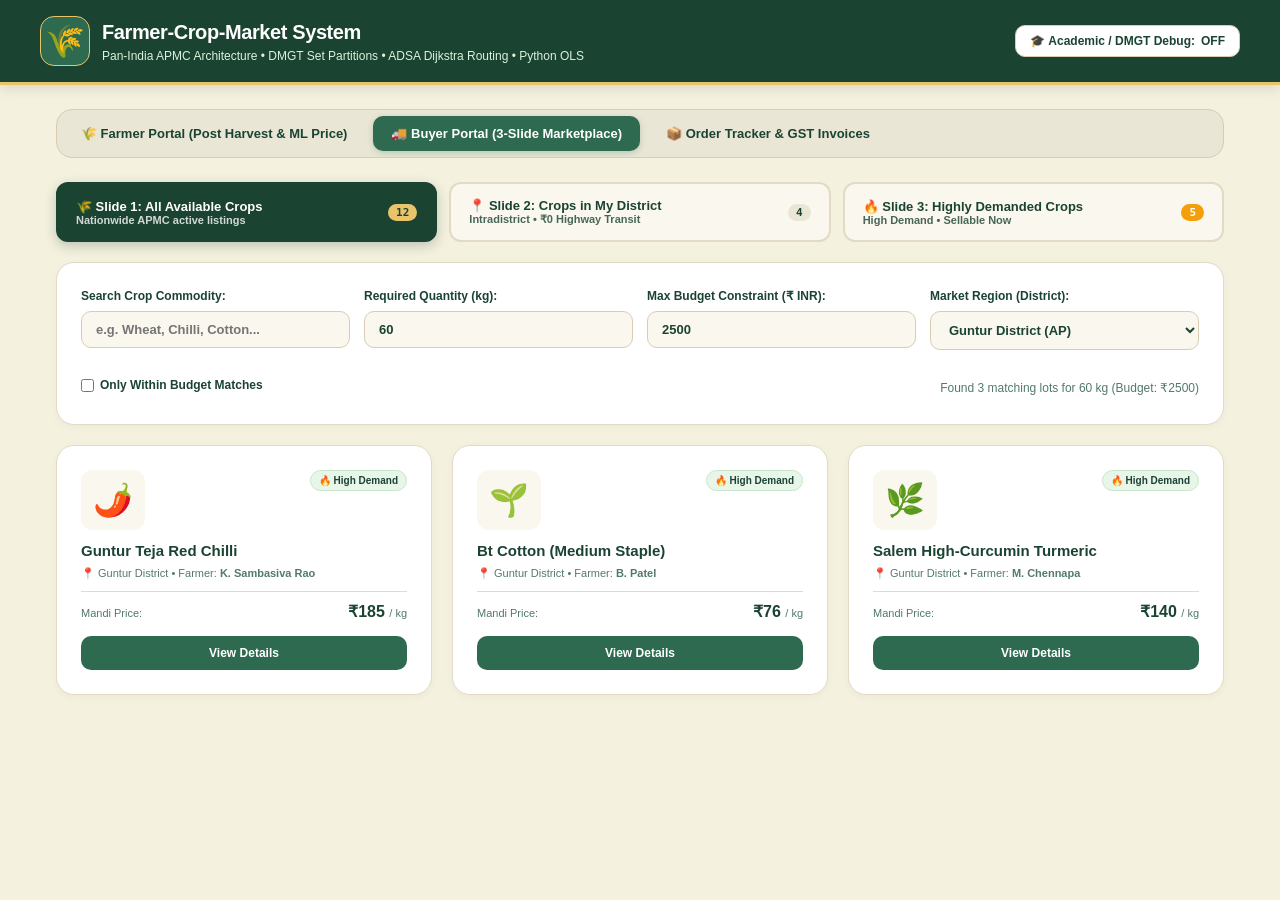
<file: src/academic_code/farmer_market_ui.html>
<!DOCTYPE html>
<html lang="en">
<head>
  <meta charset="UTF-8">
  <meta name="viewport" content="width=device-width, initial-scale=1.0">
  <title>Farmer-Crop-Market System - Pan-India APMC Portal</title>
  <link rel="stylesheet" href="styles.css">
  <style>
    /* 3-Slide Segmented Control & Clean Badges */
    .slide-switcher {
      display: grid;
      grid-template-columns: repeat(auto-fit, minmax(220px, 1fr));
      gap: 12px;
      margin-bottom: 20px;
    }
    .slide-btn {
      padding: 14px 18px;
      border-radius: 12px;
      border: 2px solid #E2DAC5;
      background-color: #FAF7EE;
      color: #1B4332;
      text-align: left;
      cursor: pointer;
      display: flex;
      align-items: center;
      justify-content: space-between;
      font-weight: 700;
      transition: all 0.2s ease;
    }
    .slide-btn:hover {
      background-color: #F4F1DE;
    }
    .slide-btn.active {
      background-color: #1B4332;
      color: #FFFFFF;
      border-color: #1B4332;
      box-shadow: 0 4px 12px rgba(27, 67, 50, 0.25);
    }
    .slide-btn.active .slide-count {
      background-color: #E9C46A;
      color: #1B4332;
    }
    .slide-count {
      font-family: monospace;
      font-size: 11px;
      padding: 2px 8px;
      border-radius: 10px;
      background-color: #EAE6D6;
      color: #1B4332;
      font-weight: 800;
    }
    .high-demand-badge {
      background: linear-gradient(135deg, #f59e0b, #ef4444);
      color: white;
      padding: 3px 8px;
      border-radius: 12px;
      font-size: 10px;
      font-weight: 800;
      text-transform: uppercase;
      letter-spacing: 0.5px;
      display: inline-flex;
      align-items: center;
      gap: 4px;
    }
    .academic-panel {
      background-color: #1B4332;
      color: #FFFFFF;
      border: 2px solid #E9C46A;
      border-radius: 14px;
      padding: 18px;
      margin-bottom: 24px;
      font-family: sans-serif;
    }
    .academic-panel code {
      color: #E9C46A;
      font-family: monospace;
    }
    .academic-toggle-btn {
      background: white;
      border: 1px solid #D8CDB2;
      padding: 8px 14px;
      border-radius: 10px;
      font-size: 12px;
      font-weight: 700;
      color: #1B4332;
      cursor: pointer;
      display: inline-flex;
      align-items: center;
      gap: 6px;
    }
    .academic-toggle-btn.on {
      background: #1B4332;
      color: #E9C46A;
      border-color: #E9C46A;
    }
    .card-footer-action {
      display: flex;
      gap: 8px;
      margin-top: 12px;
    }
    .btn-buy {
      flex: 1;
      background-color: #2D6A4F;
      color: white;
      padding: 10px;
      border-radius: 10px;
      border: none;
      font-weight: 700;
      cursor: pointer;
      font-size: 12px;
      transition: background-color 0.2s;
    }
    .btn-buy:hover {
      background-color: #1B4332;
    }
    .modal-backdrop {
      position: fixed;
      inset: 0;
      background: rgba(0, 0, 0, 0.6);
      display: flex;
      align-items: center;
      justify-content: center;
      z-index: 1000;
      padding: 16px;
    }
    .modal-content {
      background: white;
      border: 2px solid #2D6A4F;
      border-radius: 16px;
      max-width: 520px;
      width: 100%;
      padding: 24px;
      box-shadow: 0 20px 40px rgba(0, 0, 0, 0.25);
    }
    .tracker-steps {
      display: flex;
      justify-content: space-between;
      position: relative;
      margin: 20px 0;
    }
    .tracker-steps::before {
      content: '';
      position: absolute;
      top: 15px;
      left: 10%;
      right: 10%;
      height: 3px;
      background: #E2DAC5;
      z-index: 1;
    }
    .tracker-step {
      position: relative;
      z-index: 2;
      text-align: center;
      font-size: 11px;
      font-weight: 700;
      color: #52796F;
    }
    .tracker-circle {
      width: 32px;
      height: 32px;
      border-radius: 50%;
      background: white;
      border: 2px solid #E2DAC5;
      display: flex;
      align-items: center;
      justify-content: center;
      margin: 0 auto 6px auto;
    }
    .tracker-step.completed .tracker-circle, .tracker-step.active .tracker-circle {
      background: #2D6A4F;
      color: white;
      border-color: #2D6A4F;
    }
    .notification-toast {
      position: fixed;
      top: 20px;
      right: 20px;
      background: #1B4332;
      color: white;
      border-left: 5px solid #E9C46A;
      padding: 14px 18px;
      border-radius: 10px;
      box-shadow: 0 10px 25px rgba(0,0,0,0.2);
      z-index: 2000;
      max-width: 380px;
      font-size: 12px;
    }
  </style>
</head>
<body>
  <!-- Academic & Agritech Header -->
  <header>
    <div class="header-container">
      <div class="brand">
        <div class="brand-icon">🌾</div>
        <div>
          <h1>Farmer-Crop-Market System</h1>
          <p>Pan-India APMC Architecture &bull; DMGT Set Partitions &bull; ADSA Dijkstra Routing &bull; Python OLS</p>
        </div>
      </div>
      <div>
        <button id="academic-toggle" class="academic-toggle-btn" onclick="toggleAcademicMode()">
          🎓 Academic / DMGT Debug: <span id="toggle-state">OFF</span>
        </button>
      </div>
    </div>
  </header>

  <div class="container">
    <!-- Academic Debug Panel (Hidden by default) -->
    <div id="academic-debug-panel" class="academic-panel" style="display: none;">
      <div style="display: flex; justify-content: space-between; align-items: center; border-bottom: 1px solid #2D6A4F; padding-bottom: 10px; margin-bottom: 12px;">
        <h3 style="color: #E9C46A; margin: 0;">🎓 Academic Invariants & Mathematical Formulations</h3>
        <button onclick="toggleAcademicMode()" style="background: none; border: none; color: #E9C46A; cursor: pointer; font-size: 14px;">✕ Close</button>
      </div>
      <div style="display: grid; grid-template-columns: 1fr 1fr; gap: 16px; font-size: 12px;">
        <div>
          <h4 style="color: #E9C46A; margin: 0 0 6px 0;">DMGT: Set Theory Equivalence Partitions</h4>
          <p style="margin: 0 0 6px 0;">Universal Set <code>U = Listings</code> partitioned by district zone equivalence relation:</p>
          <div style="background: rgba(0,0,0,0.3); padding: 8px; border-radius: 8px; font-family: monospace;">
            &bull; Relation: (l_a, l_b) &isin; R &iff; l_a.zone_id = l_b.zone_id<br>
            &bull; Equivalence Class: [Z_i] = &#123; l &isin; U | l.zone_id = Z_i &#125;<br>
            &bull; Disjoint Union: &cup; [Z_i] = U and [Z_i] &cap; [Z_j] = &empty; (&forall; i &ne; j)
          </div>
        </div>
        <div>
          <h4 style="color: #E9C46A; margin: 0 0 6px 0;">ADSA: Dijkstra Shortest Highway Transit</h4>
          <p style="margin: 0 0 6px 0;">Weighted Graph <code>G = (V, E, W)</code> using Min-Heap PriorityQueue:</p>
          <div style="background: rgba(0,0,0,0.3); padding: 8px; border-radius: 8px; font-family: monospace;">
            &bull; Vertices |V|: APMC District Mandis<br>
            &bull; Edge Weights W(u, v): Freight in &#8377;/Quintal<br>
            &bull; Complexity: O((|V| + |E|) log |V|)<br>
            &bull; Landed Cost = Farmer Price + Dijkstra Transit
          </div>
        </div>
      </div>
    </div>

    <!-- Main Navigation Tabs -->
    <div class="tab-bar">
      <button class="tab-btn" onclick="switchMainView('farmer')">🌾 Farmer Portal (Post Harvest & ML Price)</button>
      <button class="tab-btn active" onclick="switchMainView('buyer')">🚚 Buyer Portal (3-Slide Marketplace)</button>
      <button class="tab-btn" onclick="switchMainView('tracker')">📦 Order Tracker & GST Invoices</button>
    </div>

    <!-- VIEW: BUYER PORTAL (3-Slide / 3-Tab Architecture) -->
    <div id="view-buyer" class="view-panel">
      <!-- 3-Slide Segmented Switcher -->
      <div class="slide-switcher">
        <button id="tab-slide1" class="slide-btn active" onclick="switchBuyerSlide('all')">
          <div>
            <div style="font-size: 13px;">🌾 Slide 1: All Available Crops</div>
            <div style="font-size: 11px; opacity: 0.8;">Nationwide APMC active listings</div>
          </div>
          <span class="slide-count" id="count-all">12</span>
        </button>

        <button id="tab-slide2" class="slide-btn" onclick="switchBuyerSlide('district')">
          <div>
            <div style="font-size: 13px;">📍 Slide 2: Crops in My District</div>
            <div style="font-size: 11px; opacity: 0.8;">Intradistrict &bull; &#8377;0 Highway Transit</div>
          </div>
          <span class="slide-count" id="count-district">4</span>
        </button>

        <button id="tab-slide3" class="slide-btn" onclick="switchBuyerSlide('demanded')">
          <div>
            <div style="font-size: 13px;">🔥 Slide 3: Highly Demanded Crops</div>
            <div style="font-size: 11px; opacity: 0.8;">High Demand &bull; Sellable Now</div>
          </div>
          <span class="slide-count" id="count-demanded" style="background: #f59e0b; color: white;">5</span>
        </button>
      </div>

      <!-- District Highlight Banner for Slide 2 -->
      <div id="district-banner" style="display: none; background: #e8f5e9; border: 1px solid #c8e6c9; border-radius: 12px; padding: 12px 16px; margin-bottom: 16px;">
        <strong style="color: #1b4332;">📍 Intradistrict Farm Gate Produce:</strong>
        <span style="font-size: 12px; color: #2e7d32;">
          Strictly filtered to your district (Guntur APMC). Enjoys <strong>&#8377;0 Interstate Highway Freight</strong>, same-day yard pickup, and zero fuel surcharges.
        </span>
      </div>

      <!-- Search, Quantity & Budget Controls -->
      <div class="card" style="margin-bottom: 20px;">
        <div style="display: grid; grid-template-columns: repeat(auto-fit, minmax(200px, 1fr)); gap: 14px;">
          <div class="form-group">
            <label>Search Crop Commodity:</label>
            <input type="text" id="buyer-search" placeholder="e.g. Wheat, Chilli, Cotton..." oninput="renderBuyerCards()">
          </div>

          <div class="form-group">
            <label>Required Quantity (kg):</label>
            <input type="number" id="buyer-qty" value="60" min="1" step="1" oninput="renderBuyerCards()">
          </div>

          <div class="form-group">
            <label>Max Budget Constraint (&#8377; INR):</label>
            <input type="number" id="buyer-budget" value="2500" min="100" step="50" oninput="renderBuyerCards()">
          </div>

          <div class="form-group" id="region-filter-container">
            <label>Market Region (District):</label>
            <select id="buyer-zone" onchange="renderBuyerCards()">
              <option value="ALL">All Market Regions (All India)</option>
              <option value="AP_GUNTUR" selected>Guntur District (AP)</option>
              <option value="AP_KRISHNA">Krishna / Amaravati (AP)</option>
              <option value="PUN_KHANNA">Khanna Grain Terminal (Punjab)</option>
              <option value="MH_NASHIK">Nashik Agro Yard (Maharashtra)</option>
            </select>
          </div>
        </div>

        <div style="margin-top: 10px; display: flex; align-items: center; justify-content: space-between; font-size: 12px;">
          <label style="cursor: pointer; display: flex; align-items: center; gap: 6px;">
            <input type="checkbox" id="only-budget" onchange="renderBuyerCards()">
            <strong>Only Within Budget Matches</strong>
          </label>
          <span style="color: #52796F;" id="matching-summary">Showing matching lots...</span>
        </div>
      </div>

      <!-- Buyer Marketplace Cards Grid -->
      <div id="buyer-cards-grid" style="display: grid; grid-template-columns: repeat(auto-fill, minmax(290px, 1fr)); gap: 20px;">
        <!-- Dynamically rendered via JavaScript -->
      </div>
    </div>

    <!-- VIEW: FARMER PORTAL (4-Section Clean Layout) -->
    <div id="view-farmer" class="view-panel" style="display: none;">
      <!-- Farmer Navigation Sub-Tabs -->
      <div style="display: flex; gap: 8px; margin-bottom: 16px; border-bottom: 2px solid #E2DAC5; padding-bottom: 8px; overflow-x: auto;">
        <button id="ftab-add" class="tab-btn active" onclick="switchFarmerSection('add')" style="padding: 8px 16px; font-size: 12px; font-weight: 700;">
          🌾 Add Crop Listing
        </button>
        <button id="ftab-demanded" class="tab-btn" onclick="switchFarmerSection('demanded')" style="padding: 8px 16px; font-size: 12px; font-weight: 700;">
          🔥 Most Demanded Crops
        </button>
        <button id="ftab-orders" class="tab-btn" onclick="switchFarmerSection('orders')" style="padding: 8px 16px; font-size: 12px; font-weight: 700;">
          🚚 My Orders & Tracker
        </button>
        <button id="ftab-support" class="tab-btn" onclick="switchFarmerSection('support')" style="padding: 8px 16px; font-size: 12px; font-weight: 700;">
          💬 Complaints & Support
        </button>
      </div>

      <!-- Farmer Sub-Section 1: Add Crop Listing -->
      <div id="fsec-add" class="farmer-section">
        <div style="display: grid; grid-template-columns: 1fr 1fr; gap: 20px;">
          <!-- Left: Clean Farmer Form -->
          <div class="card">
            <h3 style="color: #1B4332; margin-top: 0;">🌾 Post New Crop Listing</h3>
            <p style="font-size: 12px; color: #52796F; margin-bottom: 14px;">Publish harvest availability with silent background Python regression price guidance.</p>

            <form onsubmit="handleFarmerSubmit(event)">
              <div class="form-group" style="margin-bottom: 12px;">
                <label>Select Crop Commodity:</label>
                <select id="farmer-crop" onchange="onFarmerCropChange()" style="width: 100%; padding: 8px; border-radius: 8px; border: 1px solid #D8CDB2; font-weight: 700;">
                  <option value="Guntur Teja Red Chilli">🌶️ Guntur Teja Red Chilli (Base: ₹18,000/q)</option>
                  <option value="Sharbati Durum Wheat">🌾 Sharbati Durum Wheat (Base: ₹2,450/q)</option>
                  <option value="BPT 5204 Sona Masoori Paddy">🌾 BPT 5204 Sona Masoori Paddy (Base: ₹2,350/q)</option>
                  <option value="Bt Cotton (Medium Staple)">🌱 Bt Cotton (Medium Staple) (Base: ₹7,500/q)</option>
                  <option value="Yellow Soybean JS-335">🫘 Yellow Soybean JS-335 (Base: ₹4,800/q)</option>
                </select>
              </div>

              <div class="form-group" style="margin-bottom: 12px;">
                <label>Available Quantity (Quintals / 100 kg):</label>
                <div style="display: flex; gap: 8px;">
                  <input type="number" id="farmer-qty-q" value="12" min="1" step="0.5" oninput="syncFarmerQty('q')" style="flex: 1; padding: 8px; border-radius: 8px; border: 1px solid #D8CDB2; font-family: monospace; font-weight: 700;">
                  <input type="number" id="farmer-qty-kg" value="1200" min="10" step="10" oninput="syncFarmerQty('kg')" style="flex: 1; padding: 8px; border-radius: 8px; border: 1px solid #D8CDB2; font-family: monospace; font-weight: 700;">
                </div>
                <div style="display: flex; justify-content: space-between; font-size: 10px; color: #52796F; margin-top: 2px;">
                  <span>Quintals (100 kg)</span>
                  <span>Total kg</span>
                </div>
              </div>

              <!-- Clean System Recommended Price Badge (Predicted by ML Engine) -->
              <div style="background: #e8f5e9; border: 2px solid #2e7d32; border-radius: 12px; padding: 12px 14px; margin-bottom: 14px;">
                <div style="display: flex; justify-content: space-between; align-items: center;">
                  <strong style="color: #1b4332; font-size: 12px;">System Recommended Price:</strong>
                  <span style="font-size: 10px; font-weight: 800; background: #c8e6c9; color: #1b4332; padding: 2px 6px; border-radius: 8px;">
                    Predicted by ML Engine
                  </span>
                </div>
                <div style="font-size: 16px; font-family: monospace; font-weight: 800; color: #1b4332; margin-top: 4px;" id="badge-ml-price">
                  ₹18,000 / Quintal (₹180.00 / kg)
                </div>
                <p style="font-size: 11px; color: #2e7d32; margin: 4px 0 0 0;">
                  Calculated silently in the background based on regional agro-climatic profile & Mandi momentum.
                </p>
                <button type="button" onclick="acceptMLPrice()" style="margin-top: 8px; background: #2D6A4F; color: white; border: none; padding: 6px 12px; border-radius: 6px; font-size: 11px; font-weight: 700; cursor: pointer;">
                  ✓ Accept ML Recommended Price
                </button>
              </div>

              <div class="form-group" style="margin-bottom: 14px;">
                <label>Asking Price (₹ / Quintal):</label>
                <input type="number" id="farmer-asking" value="18500" min="100" step="50" style="width: 100%; padding: 8px; border-radius: 8px; border: 1px solid #D8CDB2; font-family: monospace; font-weight: 700;">
              </div>

              <button type="submit" style="width: 100%; padding: 10px; border-radius: 8px; border: none; background: #2D6A4F; color: white; font-weight: 700; cursor: pointer;">
                Post Harvest Listing to APMC Market
              </button>
            </form>
          </div>

          <!-- Right: Active Farmer Lots -->
          <div class="card">
            <h3 style="color: #1B4332; margin-top: 0;">📦 My Active Harvest Lots</h3>
            <div id="farmer-lots-list" style="margin-top: 10px; display: flex; flex-direction: column; gap: 10px;">
              <!-- Rendered via JS -->
            </div>
          </div>
        </div>
      </div>

      <!-- Farmer Sub-Section 2: Most Demanded Crops -->
      <div id="fsec-demanded" class="farmer-section" style="display: none;">
        <div class="card" style="margin-bottom: 16px;">
          <h3 style="color: #1B4332; margin-top: 0;">🔥 High Demand Commodities in Your District & State</h3>
          <p style="font-size: 12px; color: #52796F;">Real-time buyer procurement volume and price momentum index.</p>
        </div>
        <div id="demanded-grid" style="display: grid; grid-template-columns: repeat(auto-fill, minmax(280px, 1fr)); gap: 16px;">
          <!-- Rendered via JS -->
        </div>
      </div>

      <!-- Farmer Sub-Section 3: Orders Tracker -->
      <div id="fsec-orders" class="farmer-section" style="display: none;">
        <div class="card">
          <h3 style="color: #1B4332; margin-top: 0;">🚚 Mandi Delivery Tracker (Flipkart Style)</h3>
          <div id="farmer-orders-container" style="margin-top: 12px;">
            <!-- Rendered via JS -->
          </div>
        </div>
      </div>

      <!-- Farmer Sub-Section 4: Complaints & Support -->
      <div id="fsec-support" class="farmer-section" style="display: none;">
        <div class="card" style="margin-bottom: 16px;">
          <div style="display: flex; justify-content: space-between; align-items: center;">
            <div>
              <h3 style="color: #1B4332; margin: 0;">💬 APMC Farmer Support & Dispute Resolution</h3>
              <p style="font-size: 12px; color: #52796F; margin: 2px 0 0 0;">Track buyer payment disputes, tare variance, or freight delays.</p>
            </div>
            <button onclick="toggleComplaintForm()" style="background: #2D6A4F; color: white; border: none; padding: 8px 14px; border-radius: 8px; font-weight: 700; cursor: pointer;">
              + Lodge New Ticket
            </button>
          </div>
        </div>

        <!-- Inline Complaint Form (Hidden by default) -->
        <div id="complaint-form-card" class="card" style="display: none; margin-bottom: 16px; border: 2px solid #2D6A4F;">
          <h4 style="color: #1B4332; margin-top: 0;">Lodge Dispute / Support Ticket</h4>
          <form onsubmit="handleComplaintSubmit(event)">
            <div style="display: grid; grid-template-columns: 1fr 1fr; gap: 12px; margin-bottom: 10px;">
              <div>
                <label style="font-size: 12px; font-weight: 700;">Category:</label>
                <select id="comp-cat" style="width: 100%; padding: 6px; border-radius: 6px; border: 1px solid #ccc;">
                  <option value="Payment Dispute">Payment Dispute (UPI / Escrow)</option>
                  <option value="Delivery Issue">Delivery Delay (Logistics / Toll)</option>
                  <option value="Weighing Mandi Issue">Weighbridge Tare Variance</option>
                  <option value="Crop Quality">Buyer Crop Quality Contestation</option>
                </select>
              </div>
              <div>
                <label style="font-size: 12px; font-weight: 700;">Priority:</label>
                <select id="comp-priority" style="width: 100%; padding: 6px; border-radius: 6px; border: 1px solid #ccc;">
                  <option value="MEDIUM">Medium</option>
                  <option value="HIGH">High (APMC Escalation)</option>
                  <option value="LOW">Low</option>
                </select>
              </div>
            </div>
            <div style="margin-bottom: 10px;">
              <label style="font-size: 12px; font-weight: 700;">Subject:</label>
              <input type="text" id="comp-subject" placeholder="e.g. Escrow settlement pending for Order #ORD-AP-1001" required style="width: 100%; padding: 6px; border-radius: 6px; border: 1px solid #ccc;">
            </div>
            <div style="margin-bottom: 10px;">
              <label style="font-size: 12px; font-weight: 700;">Description:</label>
              <textarea id="comp-desc" rows="2" placeholder="Provide details of the dispute..." required style="width: 100%; padding: 6px; border-radius: 6px; border: 1px solid #ccc;"></textarea>
            </div>
            <div style="display: flex; justify-content: flex-end; gap: 8px;">
              <button type="button" onclick="toggleComplaintForm()" style="padding: 6px 12px; border-radius: 6px; border: 1px solid #ccc; background: white; cursor: pointer;">Cancel</button>
              <button type="submit" style="padding: 6px 14px; border-radius: 6px; border: none; background: #2D6A4F; color: white; font-weight: 700; cursor: pointer;">Submit Ticket</button>
            </div>
          </form>
        </div>

        <!-- Complaints List -->
        <div id="complaints-list" style="display: flex; flex-direction: column; gap: 12px;">
          <!-- Rendered via JS -->
        </div>
      </div>
    </div>

    <!-- VIEW: ORDER TRACKER -->
    <div id="view-tracker" class="view-panel" style="display: none;">
      <div class="card">
        <h2>📦 Flipkart-Style APMC Order Tracker</h2>
        <div id="active-order-display" style="margin-top: 14px;">
          <!-- Rendered dynamically -->
        </div>
      </div>
    </div>
  </div>

  <!-- PURCHASE ORDER MODAL -->
  <div id="order-modal" class="modal-backdrop" style="display: none;">
    <div class="modal-content">
      <div style="display: flex; justify-content: space-between; align-items: center; border-bottom: 1px solid #E2DAC5; padding-bottom: 10px;">
        <h3 style="margin: 0; color: #1B4332;">Confirm Purchase Order (Buy Now)</h3>
        <button onclick="closeOrderModal()" style="background: none; border: none; font-size: 18px; cursor: pointer;">✕</button>
      </div>

      <div id="modal-order-details" style="margin-top: 16px; font-size: 13px;">
        <!-- Dynamically populated -->
      </div>

      <div style="display: flex; justify-content: flex-end; gap: 10px; margin-top: 20px; border-top: 1px solid #E2DAC5; padding-top: 14px;">
        <button onclick="closeOrderModal()" style="padding: 8px 16px; border-radius: 8px; border: 1px solid #ccc; background: white; cursor: pointer;">Cancel</button>
        <button id="confirm-order-btn" onclick="executeOrder()" style="padding: 8px 18px; border-radius: 8px; border: none; background: #2D6A4F; color: white; font-weight: 700; cursor: pointer;">
          Confirm Order (Status: PLACED)
        </button>
      </div>
    </div>
  </div>

  <!-- Real-time Notification Toast -->
  <div id="notif-toast" class="notification-toast" style="display: none;">
    <strong id="notif-title">New Order Received!</strong>
    <p id="notif-desc" style="margin: 4px 0 0 0; opacity: 0.9;"></p>
  </div>

  <!-- Standalone JavaScript Engine -->
  <script>
    // Master listings dataset
    const SAMPLE_LISTINGS = [
      { id: 'LST-101', crop: 'Guntur Teja Red Chilli', icon: '🌶️', farmer: 'K. Sambasiva Rao', zone: 'AP_GUNTUR', zoneName: 'Guntur District', stockKg: 3500, priceKg: 185.0, predPriceKg: 180.0, transitPerQ: 0, highDemand: true, trend7d: '+8.4%' },
      { id: 'LST-102', crop: 'BPT 5204 Sona Masoori Paddy', icon: '🌾', farmer: 'V. Venkat Rao', zone: 'AP_KRISHNA', zoneName: 'Krishna District', stockKg: 8000, priceKg: 24.5, predPriceKg: 23.5, transitPerQ: 14.0, highDemand: true, trend7d: '+5.2%' },
      { id: 'LST-103', crop: 'Bt Cotton (Medium Staple)', icon: '🌱', farmer: 'B. Patel', zone: 'AP_GUNTUR', zoneName: 'Guntur District', stockKg: 4200, priceKg: 76.0, predPriceKg: 75.0, transitPerQ: 0, highDemand: true, trend7d: '+4.1%' },
      { id: 'LST-104', crop: 'Sharbati Durum Wheat', icon: '🌾', farmer: 'Sardar Harpreet Singh', zone: 'PUN_KHANNA', zoneName: 'Khanna Mandi (Punjab)', stockKg: 12000, priceKg: 26.0, predPriceKg: 24.5, transitPerQ: 88.0, highDemand: false, trend7d: '+1.8%' },
      { id: 'LST-105', crop: 'Yellow Soybean JS-335', icon: '🫘', farmer: 'Devendra Joshi', zone: 'MH_NASHIK', zoneName: 'Nashik Yard (MH)', stockKg: 6500, priceKg: 49.0, predPriceKg: 48.0, transitPerQ: 55.0, highDemand: true, trend7d: '+6.9%' },
      { id: 'LST-106', crop: 'Salem High-Curcumin Turmeric', icon: '🌿', farmer: 'M. Chennapa', zone: 'AP_GUNTUR', zoneName: 'Guntur District', stockKg: 2800, priceKg: 140.0, predPriceKg: 138.0, transitPerQ: 0, highDemand: true, trend7d: '+7.5%' }
    ];

    let currentSlide = 'all'; // 'all', 'district', 'demanded'
    let currentFarmerSection = 'add'; // 'add', 'demanded', 'orders', 'support'
    let academicMode = false;
    let selectedListing = null;
    let placedOrders = [
      {
        orderId: 'ORD-AP-1001',
        crop: 'Guntur Teja Red Chilli',
        icon: '🌶️',
        farmer: 'K. Sambasiva Rao',
        buyer: 'ITC Agri-Business Division',
        qty: 60,
        total: 11454,
        status: 'DISPATCHED',
        trackingNumber: 'TRK-APMC-881920',
        route: 'Guntur -> Warangal -> Karnal (NH-44)'
      },
      {
        orderId: 'ORD-AP-1002',
        crop: 'Bt Cotton (Medium Staple)',
        icon: '🌱',
        farmer: 'K. Sambasiva Rao',
        buyer: 'Coimbatore Spinning Mills',
        qty: 500,
        total: 39500,
        status: 'PLACED',
        trackingNumber: 'TRK-APMC-992014',
        route: 'Guntur -> Nellore -> Coimbatore (NH-16)'
      }
    ];

    let farmerComplaints = [
      {
        id: 'CMP-2026-001',
        category: 'Payment Dispute',
        priority: 'HIGH',
        status: 'UNDER_REVIEW',
        subject: 'Escrow settlement verification delay for Order #ORD-AP-1001',
        desc: 'Buyer UPI payment confirmed on e-NAM gateway, awaiting APMC bank clearance of ₹11,454.',
        officer: 'S. Ramana Murthy (APMC Officer)'
      },
      {
        id: 'CMP-2026-002',
        category: 'Delivery Issue',
        priority: 'MEDIUM',
        status: 'RESOLVED',
        subject: 'Carrier lorry RFID toll tag cleared at Chilakaluripet plaza',
        desc: 'Truck PB 10 CT 7782 was delayed 2 hours at toll plaza; toll administrator verified clearance.',
        officer: 'K. Venkat Rao (Logistics Desk)'
      }
    ];

    const ML_CROP_ESTIMATES = {
      'Guntur Teja Red Chilli': { priceQ: 18000, priceKg: 180.0, icon: '🌶️' },
      'Sharbati Durum Wheat': { priceQ: 2450, priceKg: 24.5, icon: '🌾' },
      'BPT 5204 Sona Masoori Paddy': { priceQ: 2350, priceKg: 23.5, icon: '🌾' },
      'Bt Cotton (Medium Staple)': { priceQ: 7500, priceKg: 75.0, icon: '🌱' },
      'Yellow Soybean JS-335': { priceQ: 4800, priceKg: 48.0, icon: '🫘' }
    };

    function switchFarmerSection(sec) {
      currentFarmerSection = sec;
      document.querySelectorAll('.farmer-section').forEach(s => s.style.display = 'none');
      ['add', 'demanded', 'orders', 'support'].forEach(id => {
        const btn = document.getElementById('ftab-' + id);
        if (btn) btn.classList.toggle('active', id === sec);
      });
      document.getElementById('fsec-' + sec).style.display = 'block';

      if (sec === 'demanded') renderDemandedCrops();
      if (sec === 'orders') renderFarmerOrders();
      if (sec === 'support') renderComplaints();
    }

    function onFarmerCropChange() {
      const cropName = document.getElementById('farmer-crop').value;
      const data = ML_CROP_ESTIMATES[cropName] || { priceQ: 2500, priceKg: 25.0 };
      document.getElementById('badge-ml-price').textContent = `₹${data.priceQ.toLocaleString('en-IN')} / Quintal (₹${data.priceKg.toFixed(2)} / kg)`;
      document.getElementById('farmer-asking').value = data.priceQ;
    }

    function acceptMLPrice() {
      const cropName = document.getElementById('farmer-crop').value;
      const data = ML_CROP_ESTIMATES[cropName] || { priceQ: 2500, priceKg: 25.0 };
      document.getElementById('farmer-asking').value = data.priceQ;
      showNotification(`Accepted system recommended ML price: ₹${data.priceQ}/q`);
    }

    function syncFarmerQty(source) {
      if (source === 'q') {
        const q = parseFloat(document.getElementById('farmer-qty-q').value) || 0;
        document.getElementById('farmer-qty-kg').value = Math.round(q * 100);
      } else {
        const kg = parseFloat(document.getElementById('farmer-qty-kg').value) || 0;
        document.getElementById('farmer-qty-q').value = (kg / 100).toFixed(2);
      }
    }

    function handleFarmerSubmit(e) {
      e.preventDefault();
      const cropName = document.getElementById('farmer-crop').value;
      const qtyQ = parseFloat(document.getElementById('farmer-qty-q').value) || 10;
      const askingQ = parseFloat(document.getElementById('farmer-asking').value) || 2500;
      const askingKg = +(askingQ / 100).toFixed(2);
      const data = ML_CROP_ESTIMATES[cropName] || { priceQ: 2500, priceKg: 25.0, icon: '🌾' };

      const newListing = {
        id: 'LST-' + Math.floor(200 + Math.random() * 800),
        crop: cropName,
        icon: data.icon,
        farmer: 'K. Sambasiva Rao',
        zone: 'AP_GUNTUR',
        zoneName: 'Guntur District',
        stockKg: Math.round(qtyQ * 100),
        priceKg: askingKg,
        predPriceKg: data.priceKg,
        transitPerQ: 0,
        highDemand: true,
        trend7d: '+6.5%'
      };

      SAMPLE_LISTINGS.unshift(newListing);
      renderFarmerLots();
      showNotification(`Listing for ${cropName} (${newListing.stockKg} kg) published successfully with predicted_price!`);
    }

    function renderFarmerLots() {
      const container = document.getElementById('farmer-lots-list');
      if (!container) return;
      container.innerHTML = '';
      SAMPLE_LISTINGS.filter(l => l.farmer === 'K. Sambasiva Rao').forEach(lot => {
        const item = document.createElement('div');
        item.style.cssText = 'background: #FAF7EE; border: 1px solid #E2DAC5; border-radius: 8px; padding: 10px; font-size: 12px;';
        item.innerHTML = `
          <div style="display: flex; justify-content: space-between;">
            <strong>${lot.icon} ${lot.crop}</strong>
            <span style="background: #c8e6c9; color: #1b4332; font-size: 10px; font-weight: 800; padding: 2px 6px; border-radius: 4px;">ACTIVE</span>
          </div>
          <div style="display: flex; justify-content: space-between; margin-top: 4px; color: #52796F;">
            <span>Stock: <strong>${lot.stockKg} kg</strong></span>
            <span>Asking: <strong style="color: #1B4332;">₹${lot.priceKg}/kg (₹${lot.priceKg * 100}/q)</strong></span>
          </div>
        `;
        container.appendChild(item);
      });
    }

    function renderDemandedCrops() {
      const container = document.getElementById('demanded-grid');
      if (!container) return;
      container.innerHTML = '';
      SAMPLE_LISTINGS.forEach(l => {
        const el = document.createElement('div');
        el.className = 'card';
        el.innerHTML = `
          <div style="display: flex; justify-content: space-between; align-items: start;">
            <div style="font-size: 28px;">${l.icon}</div>
            <span class="high-demand-badge">🔥 ${l.trend7d} Demand</span>
          </div>
          <h4 style="margin: 6px 0 2px 0; color: #1B4332;">${l.crop}</h4>
          <p style="font-size: 11px; color: #52796F; margin: 0 0 10px 0;">District APMC Demand Multiplier: <strong>1.15x</strong></p>
          <div style="background: #FAF7EE; padding: 8px; border-radius: 8px; font-size: 11px; margin-bottom: 10px;">
            <div>Avg Mandi Rate: <strong>₹${l.priceKg}/kg</strong></div>
            <div>Buyer Procurement: <strong>${l.stockKg} kg this season</strong></div>
          </div>
          <button onclick="quickListCrop('${l.crop}')" style="width: 100%; background: #2D6A4F; color: white; border: none; padding: 8px; border-radius: 8px; font-weight: 700; cursor: pointer; font-size: 11px;">
            🌾 Quick List This Crop
          </button>
        `;
        container.appendChild(el);
      });
    }

    function quickListCrop(cropName) {
      document.getElementById('farmer-crop').value = cropName;
      onFarmerCropChange();
      switchFarmerSection('add');
    }

    function renderFarmerOrders() {
      const container = document.getElementById('farmer-orders-container');
      if (!container) return;
      container.innerHTML = '';
      placedOrders.forEach(o => {
        const el = document.createElement('div');
        el.style.cssText = 'background: #FAF7EE; border: 1px solid #E2DAC5; border-radius: 12px; padding: 14px; margin-bottom: 12px;';
        el.innerHTML = `
          <div style="display: flex; justify-content: space-between; align-items: center;">
            <div>
              <span style="font-family: monospace; font-size: 11px; font-weight: 800; background: white; padding: 2px 6px; border-radius: 4px; border: 1px solid #ccc;">${o.orderId}</span>
              <strong style="margin-left: 6px; color: #1B4332;">${o.icon} ${o.crop} (${o.qty} kg)</strong>
            </div>
            <strong style="color: #2D6A4F;">₹${o.total}</strong>
          </div>
          <p style="font-size: 11px; color: #52796F; margin: 4px 0 10px 0;">Buyer: <strong>${o.buyer}</strong> &bull; Route: ${o.route || 'Local Intradistrict Corridor'}</p>
          <div class="tracker-steps" style="margin: 10px 0;">
            <div class="tracker-step completed"><div class="tracker-circle">✓</div><span>Placed</span></div>
            <div class="tracker-step ${o.status !== 'PLACED' ? 'completed' : ''}"><div class="tracker-circle">2</div><span>Paid</span></div>
            <div class="tracker-step ${o.status === 'DISPATCHED' || o.status === 'DELIVERED' ? 'completed' : ''}"><div class="tracker-circle">3</div><span>Dispatched</span></div>
            <div class="tracker-step ${o.status === 'DELIVERED' ? 'completed' : ''}"><div class="tracker-circle">4</div><span>Delivered</span></div>
          </div>
          <div style="display: flex; justify-content: space-between; align-items: center; margin-top: 8px;">
            <span style="font-size: 11px; color: #52796F;">Status: <strong>${o.status}</strong></span>
            ${o.status !== 'DELIVERED' ? `<button onclick="advanceOrderStatus('${o.orderId}')" style="background: #2D6A4F; color: white; border: none; padding: 6px 12px; border-radius: 6px; font-size: 11px; font-weight: 700; cursor: pointer;">Advance Status ➔</button>` : '<span style="color: #2e7d32; font-weight: 700; font-size: 11px;">✓ Completed</span>'}
          </div>
        `;
        container.appendChild(el);
      });
    }

    function toggleComplaintForm() {
      const card = document.getElementById('complaint-form-card');
      card.style.display = card.style.display === 'none' ? 'block' : 'none';
    }

    function handleComplaintSubmit(e) {
      e.preventDefault();
      const cat = document.getElementById('comp-cat').value;
      const priority = document.getElementById('comp-priority').value;
      const subject = document.getElementById('comp-subject').value;
      const desc = document.getElementById('comp-desc').value;

      const newC = {
        id: 'CMP-2026-' + Math.floor(100 + Math.random() * 900),
        category: cat,
        priority: priority,
        status: 'OPEN',
        subject: subject,
        desc: desc,
        officer: 'APMC Guntur Nodal Officer'
      };

      farmerComplaints.unshift(newC);
      toggleComplaintForm();
      renderComplaints();
      showNotification(`Ticket #${newC.id} lodged successfully!`);
    }

    function renderComplaints() {
      const container = document.getElementById('complaints-list');
      if (!container) return;
      container.innerHTML = '';
      farmerComplaints.forEach(c => {
        const el = document.createElement('div');
        el.className = 'card';
        el.style.borderLeft = c.status === 'RESOLVED' ? '4px solid #2e7d32' : '4px solid #f59e0b';
        el.innerHTML = `
          <div style="display: flex; justify-content: space-between; align-items: center;">
            <div>
              <span style="font-family: monospace; font-size: 11px; font-weight: 800; background: #FAF7EE; padding: 2px 6px; border-radius: 4px; border: 1px solid #ccc;">${c.id}</span>
              <span style="font-size: 10px; font-weight: 800; background: #eee; padding: 2px 6px; border-radius: 4px; margin-left: 6px;">${c.category}</span>
            </div>
            <span style="font-size: 10px; font-weight: 800; padding: 2px 6px; border-radius: 4px; background: ${c.status === 'RESOLVED' ? '#c8e6c9' : '#fff3e0'}; color: ${c.status === 'RESOLVED' ? '#1b4332' : '#e65100'};">
              ${c.status}
            </span>
          </div>
          <h4 style="margin: 8px 0 4px 0; color: #1B4332;">${c.subject}</h4>
          <p style="font-size: 12px; color: #52796F; margin: 0 0 8px 0;">${c.desc}</p>
          <div style="display: flex; justify-content: space-between; align-items: center; border-top: 1px solid #eee; padding-top: 6px; font-size: 11px; color: #52796F;">
            <span>Assigned: <strong>${c.officer}</strong></span>
            ${c.status !== 'RESOLVED' ? `<button onclick="resolveComplaint('${c.id}')" style="background: none; border: 1px solid #2e7d32; color: #2e7d32; padding: 2px 8px; border-radius: 4px; font-size: 10px; font-weight: 700; cursor: pointer;">Mark Resolved</button>` : ''}
          </div>
        `;
        container.appendChild(el);
      });
    }

    function resolveComplaint(id) {
      const c = farmerComplaints.find(comp => comp.id === id);
      if (c) c.status = 'RESOLVED';
      renderComplaints();
    }

    function toggleAcademicMode() {
      academicMode = !academicMode;
      document.getElementById('academic-debug-panel').style.display = academicMode ? 'block' : 'none';
      document.getElementById('academic-toggle').classList.toggle('on', academicMode);
      document.getElementById('toggle-state').textContent = academicMode ? 'ON' : 'OFF';
    }

    function switchMainView(view) {
      document.querySelectorAll('.view-panel').forEach(p => p.style.display = 'none');
      document.querySelectorAll('.tab-btn').forEach(b => b.classList.remove('active'));
      if (view === 'buyer') {
        document.getElementById('view-buyer').style.display = 'block';
        event.target.classList.add('active');
        renderBuyerCards();
      } else if (view === 'farmer') {
        document.getElementById('view-farmer').style.display = 'block';
        event.target.classList.add('active');
      } else if (view === 'tracker') {
        document.getElementById('view-tracker').style.display = 'block';
        event.target.classList.add('active');
        renderOrderTracker();
      }
    }

    function switchBuyerSlide(slide) {
      currentSlide = slide;
      document.querySelectorAll('.slide-btn').forEach(b => b.classList.remove('active'));
      if (slide === 'all') document.getElementById('tab-slide1').classList.add('active');
      if (slide === 'district') document.getElementById('tab-slide2').classList.add('active');
      if (slide === 'demanded') document.getElementById('tab-slide3').classList.add('active');

      document.getElementById('district-banner').style.display = (slide === 'district') ? 'block' : 'none';
      document.getElementById('region-filter-container').style.display = (slide === 'all') ? 'block' : 'none';
      renderBuyerCards();
    }

    function renderBuyerCards() {
      const search = document.getElementById('buyer-search').value.toLowerCase().trim();
      const qty = parseFloat(document.getElementById('buyer-qty').value) || 60;
      const budget = parseFloat(document.getElementById('buyer-budget').value) || 2500;
      const onlyBudget = document.getElementById('only-budget').checked;
      const zone = document.getElementById('buyer-zone').value;

      const grid = document.getElementById('buyer-cards-grid');
      grid.innerHTML = '';

      let filtered = SAMPLE_LISTINGS.filter(l => {
        // Slide 2: District filter
        if (currentSlide === 'district' && l.zone !== 'AP_GUNTUR') return false;
        // Slide 3: High Demand filter
        if (currentSlide === 'demanded' && !l.highDemand) return false;
        // Search filter
        if (search && !l.crop.toLowerCase().includes(search) && !l.farmer.toLowerCase().includes(search)) return false;
        // Region filter (Slide 1)
        if (currentSlide === 'all' && zone !== 'ALL' && l.zone !== zone) return false;
        return true;
      });

      // Compute pricing & budget
      const cards = filtered.map(l => {
        const produceCost = Math.round(qty * l.priceKg);
        const transitCost = Math.round((qty / 100) * l.transitPerQ);
        const totalLanded = produceCost + transitCost;
        const isWithin = totalLanded <= budget;
        const variancePct = Math.round(((l.priceKg - l.predPriceKg) / l.predPriceKg) * 100);
        return { ...l, produceCost, transitCost, totalLanded, isWithin, variancePct };
      });

      const finalCards = onlyBudget ? cards.filter(c => c.isWithin) : cards;
      document.getElementById('matching-summary').textContent = `Found ${finalCards.length} matching lots for ${qty} kg (Budget: ₹${budget})`;

      finalCards.forEach(c => {
        const cardEl = document.createElement('div');
        cardEl.className = 'card';
        cardEl.innerHTML = `
          <div style="display: flex; justify-content: space-between; align-items: start;">
            <div style="font-size: 32px; background: #FAF7EE; border-radius: 12px; padding: 6px 12px;">${c.icon}</div>
            ${c.highDemand 
              ? '<span style="background: #e8f5e9; color: #1b4332; border: 1px solid #c8e6c9; font-size: 10px; font-weight: 800; padding: 2px 8px; border-radius: 12px;">🔥 High Demand</span>'
              : '<span style="background: #f1f8e9; color: #33691e; border: 1px solid #dcedc8; font-size: 10px; font-weight: 800; padding: 2px 8px; border-radius: 12px;">✓ In Stock</span>'}
          </div>

          <div style="margin-top: 10px;">
            <h3 style="margin: 0 0 2px 0; color: #1B4332; font-size: 15px;">${c.crop}</h3>
            <div style="font-size: 11px; color: #52796F;">📍 ${c.zoneName} &bull; Farmer: <strong>${c.farmer}</strong></div>
          </div>

          <div style="margin-top: 10px; border-top: 1px solid #E2DAC5; padding-top: 8px; display: flex; justify-content: space-between; align-items: baseline;">
            <span style="font-size: 11px; color: #52796F;">Mandi Price:</span>
            <span style="font-size: 16px; font-weight: 800; color: #1B4332;">₹${c.priceKg} <span style="font-size: 11px; font-weight: normal; color: #52796F;">/ kg</span></span>
          </div>

          <div class="card-footer-action" style="margin-top: 12px;">
            <button class="btn-buy" style="width: 100%;" onclick="openOrderModal('${c.id}')">
              View Details
            </button>
          </div>
        `;
        grid.appendChild(cardEl);
      });
    }

    function openOrderModal(listingId) {
      selectedListing = SAMPLE_LISTINGS.find(l => l.id === listingId);
      const qty = parseFloat(document.getElementById('buyer-qty').value) || 60;
      const produceCost = Math.round(qty * selectedListing.priceKg);
      const transitCost = Math.round((qty / 100) * selectedListing.transitPerQ);
      const total = produceCost + transitCost;

      document.getElementById('modal-order-details').innerHTML = `
        <p><strong>Crop Commodity:</strong> ${selectedListing.icon} ${selectedListing.crop}</p>
        <p><strong>Producer (Farmer):</strong> ${selectedListing.farmer} (${selectedListing.zoneName})</p>
        <p><strong>Quantity:</strong> ${qty} kg (${(qty/100).toFixed(2)} Quintals)</p>
        <hr style="border: 0; border-top: 1px solid #E2DAC5; margin: 10px 0;">
        <div style="display: flex; justify-content: space-between;">
          <span>Farm Gate Produce:</span>
          <strong>₹${produceCost}</strong>
        </div>
        <div style="display: flex; justify-content: space-between;">
          <span>ADSA Dijkstra Freight:</span>
          <strong>₹${transitCost}</strong>
        </div>
        <div style="display: flex; justify-content: space-between; font-size: 15px; margin-top: 6px; color: #1B4332;">
          <strong>Total Landed Cost:</strong>
          <strong>₹${total}</strong>
        </div>
      `;
      document.getElementById('order-modal').style.display = 'flex';
    }

    function closeOrderModal() {
      document.getElementById('order-modal').style.display = 'none';
    }

    function executeOrder() {
      const qty = parseFloat(document.getElementById('buyer-qty').value) || 60;
      const produceCost = Math.round(qty * selectedListing.priceKg);
      const transitCost = Math.round((qty / 100) * selectedListing.transitPerQ);
      const total = produceCost + transitCost;
      const orderId = 'ORD-AP-' + Math.floor(1000 + Math.random() * 9000);

      const newOrder = {
        orderId,
        crop: selectedListing.crop,
        icon: selectedListing.icon,
        farmer: selectedListing.farmer,
        buyer: 'Amaravati Agri Processors',
        qty,
        total,
        status: 'PLACED',
        trackingNumber: 'TRK-APMC-' + Math.floor(100000 + Math.random() * 900000)
      };
      placedOrders.unshift(newOrder);

      closeOrderModal();

      // Trigger Notification
      showNotification(`New Order received for ${selectedListing.crop} (${qty} kg) from Buyer Amaravati Agri Processors`);

      // Switch to Order Tracker
      setTimeout(() => {
        switchMainView('tracker');
      }, 1200);
    }

    function showNotification(msg) {
      const toast = document.getElementById('notif-toast');
      document.getElementById('notif-desc').textContent = msg;
      toast.style.display = 'block';
      setTimeout(() => { toast.style.display = 'none'; }, 4000);
    }

    function renderOrderTracker() {
      const container = document.getElementById('active-order-display');
      if (placedOrders.length === 0) {
        container.innerHTML = `<p style="color: #52796F; text-align: center; padding: 30px;">No orders placed yet. Click "Buy Now" on any crop lot in the Buyer Portal.</p>`;
        return;
      }
      const order = placedOrders[0];
      container.innerHTML = `
        <div style="background: #FAF7EE; border: 1px solid #E2DAC5; border-radius: 12px; padding: 16px;">
          <div style="display: flex; justify-content: space-between; align-items: center;">
            <div>
              <span style="font-family: monospace; font-weight: 800; background: white; padding: 2px 6px; border-radius: 4px; border: 1px solid #ccc;">${order.orderId}</span>
              <h3 style="margin: 6px 0 0 0; color: #1B4332;">${order.icon} ${order.crop} (${order.qty} kg)</h3>
            </div>
            <div style="text-align: right;">
              <div style="font-size: 11px; color: #52796F;">Tracking No: ${order.trackingNumber}</div>
              <strong style="color: #2D6A4F; font-size: 16px;">₹${order.total}</strong>
            </div>
          </div>

          <!-- Flipkart Tracker Milestones -->
          <div class="tracker-steps">
            <div class="tracker-step completed">
              <div class="tracker-circle">✓</div>
              <span>Placed</span>
            </div>
            <div class="tracker-step ${order.status !== 'PLACED' ? 'completed' : ''}">
              <div class="tracker-circle">2</div>
              <span>Paid</span>
            </div>
            <div class="tracker-step ${order.status === 'DISPATCHED' || order.status === 'DELIVERED' ? 'completed' : ''}">
              <div class="tracker-circle">3</div>
              <span>Dispatched via Dijkstra Route</span>
            </div>
            <div class="tracker-step ${order.status === 'DELIVERED' ? 'completed' : ''}">
              <div class="tracker-circle">4</div>
              <span>Delivered</span>
            </div>
          </div>

          <div style="display: flex; gap: 10px; margin-top: 14px;">
            <button onclick="advanceOrderStatus('${order.orderId}')" style="background: #2D6A4F; color: white; border: none; padding: 8px 14px; border-radius: 8px; font-weight: 700; cursor: pointer;">
              Advance Order Stage ➔
            </button>
            <button onclick="printInvoice('${order.orderId}')" style="background: white; border: 1px solid #2D6A4F; color: #1B4332; padding: 8px 14px; border-radius: 8px; font-weight: 700; cursor: pointer;">
              📄 Download GST Receipt
            </button>
          </div>
        </div>
      `;
    }

    function advanceOrderStatus(orderId) {
      const ord = placedOrders.find(o => o.orderId === orderId);
      if (!ord) return;
      if (ord.status === 'PLACED') ord.status = 'PAID';
      else if (ord.status === 'PAID') ord.status = 'DISPATCHED';
      else if (ord.status === 'DISPATCHED') ord.status = 'DELIVERED';
      renderOrderTracker();
    }

    function printInvoice(orderId) {
      window.print();
    }

    // Initial render
    renderBuyerCards();
  </script>
</body>
</html>
</file>
<file: src/academic_code/styles.css>
/* ============================================================================
   FARMER-CROP-MARKET SYSTEM: STYLESHEET
   Design System: Earthy Tones & High-Contrast Farmer-Friendly Layout
   Palette:
     - Primary: #2D6A4F (Forest Green)
     - Background: #F4F1DE (Soft Sand)
     - Accent: #E9C46A (Harvest Gold)
     - Card Surface: #FFFFFF (Crisp Card) / #FAF7EE (Parchment Card)
     - Borders: #E2DAC5 / #D8CDB2
     - Deep Soil: #1B4332 / #264653
   ============================================================================ */

:root {
  --primary: #2D6A4F;
  --primary-dark: #1B4332;
  --bg-sand: #F4F1DE;
  --accent-gold: #E9C46A;
  --accent-gold-dark: #C99728;
  --card-bg: #FFFFFF;
  --card-alt: #FAF7EE;
  --border-color: #E2DAC5;
  --border-strong: #D8CDB2;
  --text-main: #1B4332;
  --text-muted: #52796F;
  --text-dark: #264653;
  --success: #2D6A4F;
  --warning: #B45309;
}

* {
  box-sizing: border-box;
  margin: 0;
  padding: 0;
}

body {
  font-family: -apple-system, BlinkMacSystemFont, "Segoe UI", Roboto, "Helvetica Neue", Arial, sans-serif;
  background-color: var(--bg-sand);
  color: var(--text-main);
  line-height: 1.5;
  padding-bottom: 40px;
}

/* Header */
header {
  background-color: var(--primary-dark);
  color: #F4F1DE;
  padding: 16px 24px;
  border-bottom: 3px solid var(--accent-gold);
  box-shadow: 0 4px 12px rgba(0, 0, 0, 0.1);
}

.header-container {
  max-width: 1200px;
  margin: 0 auto;
  display: flex;
  justify-content: space-between;
  align-items: center;
  flex-wrap: wrap;
  gap: 12px;
}

.brand {
  display: flex;
  align-items: center;
  gap: 12px;
}

.brand-icon {
  font-size: 32px;
  background: var(--primary);
  width: 50px;
  height: 50px;
  display: flex;
  align-items: center;
  justify-content: center;
  border-radius: 14px;
  border: 1px solid var(--accent-gold);
}

.brand h1 {
  font-size: 20px;
  font-weight: 800;
  letter-spacing: -0.02em;
  color: #FFFFFF;
}

.brand p {
  font-size: 12px;
  color: #D8F3DC;
}

.badge {
  display: inline-block;
  font-size: 11px;
  font-weight: 700;
  padding: 4px 10px;
  border-radius: 999px;
  background-color: var(--accent-gold);
  color: var(--primary-dark);
}

/* Main Layout */
.container {
  max-width: 1200px;
  margin: 24px auto;
  padding: 0 16px;
}

/* Navigation Tabs */
.tab-bar {
  display: flex;
  gap: 8px;
  margin-bottom: 24px;
  background-color: #EAE6D6;
  padding: 6px;
  border-radius: 16px;
  border: 1px solid var(--border-strong);
  overflow-x: auto;
}

.tab-btn {
  padding: 10px 18px;
  border: none;
  background: transparent;
  color: var(--primary-dark);
  font-size: 13px;
  font-weight: 700;
  border-radius: 10px;
  cursor: pointer;
  transition: all 0.2s ease;
  white-space: nowrap;
}

.tab-btn.active {
  background-color: var(--primary);
  color: #FFFFFF;
  box-shadow: 0 2px 6px rgba(45, 106, 79, 0.25);
}

.tab-btn:hover:not(.active) {
  background-color: var(--bg-sand);
}

/* Cards */
.card {
  background-color: var(--card-bg);
  border: 1px solid var(--border-color);
  border-radius: 18px;
  padding: 24px;
  box-shadow: 0 2px 8px rgba(0, 0, 0, 0.04);
  margin-bottom: 24px;
}

.card-header {
  display: flex;
  justify-content: space-between;
  align-items: center;
  border-bottom: 1px solid var(--border-color);
  padding-bottom: 14px;
  margin-bottom: 18px;
}

.card-title {
  font-size: 16px;
  font-weight: 800;
  color: var(--primary-dark);
  display: flex;
  align-items: center;
  gap: 8px;
}

/* Grid */
.grid-2 {
  display: grid;
  grid-template-columns: 1fr;
  gap: 20px;
}

@media (min-width: 840px) {
  .grid-2 {
    grid-template-columns: 1.1fr 0.9fr;
  }
}

.crop-grid {
  display: grid;
  grid-template-columns: repeat(auto-fill, minmax(130px, 1fr));
  gap: 12px;
  margin-bottom: 18px;
}

.crop-card {
  background-color: var(--card-alt);
  border: 2px solid var(--border-color);
  border-radius: 14px;
  padding: 14px 10px;
  text-align: center;
  cursor: pointer;
  transition: all 0.2s ease;
}

.crop-card:hover {
  border-color: var(--primary);
  background-color: var(--bg-sand);
  transform: translateY(-2px);
}

.crop-card.selected {
  border-color: var(--primary);
  background-color: var(--primary);
  color: #FFFFFF;
  box-shadow: 0 4px 10px rgba(45, 106, 79, 0.2);
}

.crop-card.selected .crop-sub {
  color: #D8F3DC;
}

.crop-icon {
  font-size: 34px;
  display: block;
  margin-bottom: 4px;
}

.crop-name {
  font-size: 12px;
  font-weight: 800;
}

.crop-sub {
  font-size: 10px;
  color: var(--text-muted);
}

/* Forms */
.form-group {
  margin-bottom: 16px;
}

label {
  display: block;
  font-size: 12px;
  font-weight: 700;
  color: var(--primary-dark);
  margin-bottom: 6px;
}

input[type="text"],
input[type="number"],
select {
  width: 100%;
  padding: 10px 14px;
  border-radius: 10px;
  border: 1px solid var(--border-strong);
  background-color: var(--card-alt);
  color: var(--primary-dark);
  font-size: 13px;
  font-weight: 600;
  outline: none;
  transition: border-color 0.2s;
}

input[type="text"]:focus,
input[type="number"]:focus,
select:focus {
  border-color: var(--primary);
  background-color: #FFFFFF;
  box-shadow: 0 0 0 3px rgba(45, 106, 79, 0.15);
}

.slider-container {
  background-color: var(--card-alt);
  padding: 14px;
  border-radius: 12px;
  border: 1px solid var(--border-color);
  margin-bottom: 14px;
}

input[type="range"] {
  width: 100%;
  accent-color: var(--primary);
  height: 6px;
  cursor: pointer;
}

.slider-meta {
  display: flex;
  justify-content: space-between;
  font-size: 11px;
  color: var(--text-muted);
  margin-top: 4px;
}

/* High-Contrast Buttons */
.btn {
  display: inline-flex;
  align-items: center;
  justify-content: center;
  gap: 8px;
  padding: 12px 24px;
  border-radius: 12px;
  font-size: 13px;
  font-weight: 800;
  cursor: pointer;
  transition: all 0.2s;
  border: none;
  text-decoration: none;
}

.btn-primary {
  background-color: var(--primary);
  color: #FFFFFF;
  box-shadow: 0 4px 10px rgba(45, 106, 79, 0.25);
}

.btn-primary:hover {
  background-color: var(--primary-dark);
}

.btn-accent {
  background-color: var(--accent-gold);
  color: var(--primary-dark);
  box-shadow: 0 4px 10px rgba(233, 196, 106, 0.3);
}

.btn-accent:hover {
  background-color: var(--accent-gold-dark);
}

.btn-block {
  width: 100%;
}

/* Stat Box */
.stat-box {
  background-color: var(--card-alt);
  border: 1px solid var(--border-color);
  border-radius: 14px;
  padding: 16px;
  margin-bottom: 14px;
}

.stat-label {
  font-size: 11px;
  font-weight: 700;
  color: var(--text-muted);
  text-transform: uppercase;
}

.stat-value {
  font-size: 26px;
  font-weight: 900;
  font-family: monospace;
  color: var(--primary);
}

.stat-value.large {
  font-size: 32px;
}

/* Tables */
.table-container {
  overflow-x: auto;
  border: 1px solid var(--border-color);
  border-radius: 14px;
}

table {
  width: 100%;
  border-collapse: collapse;
  font-size: 12px;
  text-align: left;
}

th {
  background-color: var(--card-alt);
  color: var(--text-muted);
  text-transform: uppercase;
  font-size: 10px;
  font-weight: 800;
  padding: 12px 14px;
  border-bottom: 1px solid var(--border-color);
}

td {
  padding: 12px 14px;
  border-bottom: 1px solid var(--border-color);
  color: var(--text-main);
}

tr:hover td {
  background-color: #FAF7EE;
}

/* Status Pill */
.pill {
  display: inline-block;
  font-size: 10px;
  font-weight: 700;
  padding: 2px 8px;
  border-radius: 999px;
}

.pill-green {
  background-color: #D8F3DC;
  color: #2D6A4F;
  border: 1px solid #B7E4C7;
}

.pill-gold {
  background-color: #FEF3C7;
  color: #B45309;
  border: 1px solid #FDE68A;
}

/* Footer */
footer {
  text-align: center;
  font-size: 12px;
  color: var(--text-muted);
  margin-top: 40px;
  padding: 20px;
  border-top: 1px solid var(--border-color);
}
</file>
